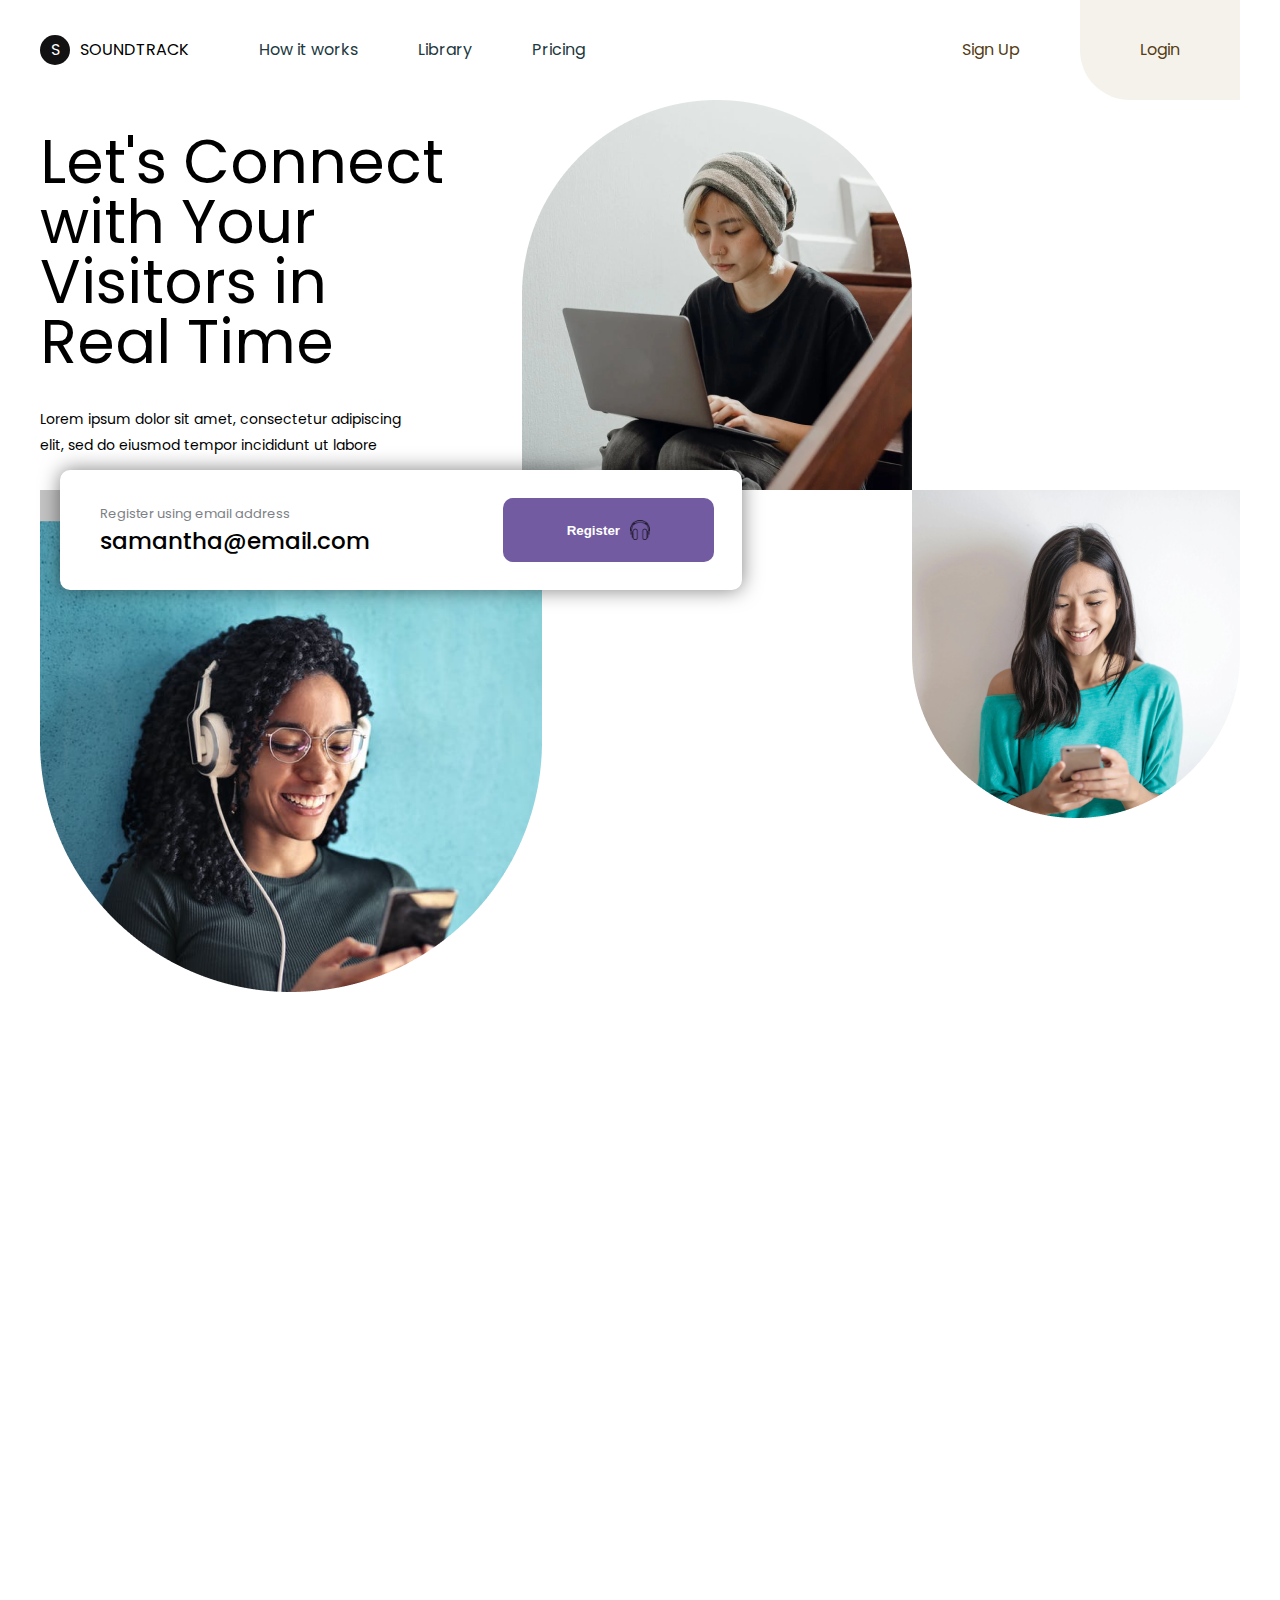
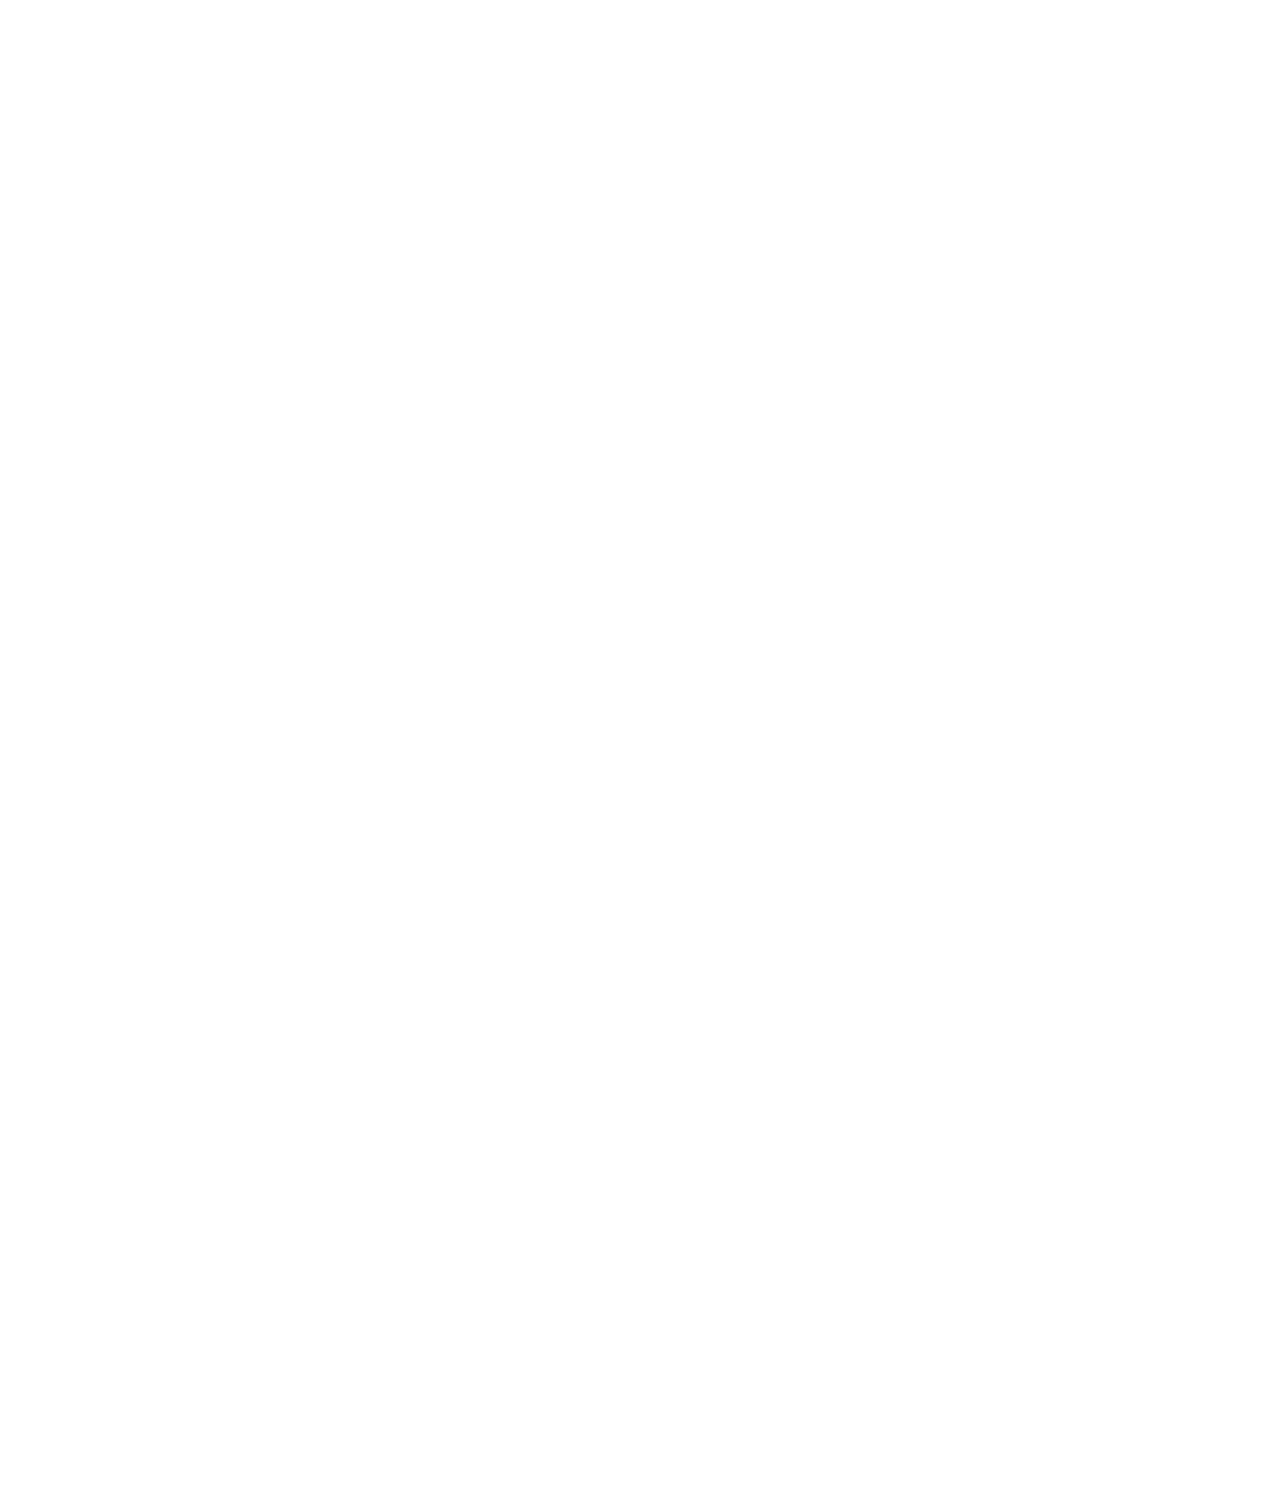
<file: index.html>
<!DOCTYPE html>
<html lang="en">

<head>
  <meta charset="UTF-8">
  <meta name="viewport" content="width=device-width, initial-scale=1.0">
  <link rel="preconnect" href="https://fonts.googleapis.com">
  <link rel="preconnect" href="https://fonts.gstatic.com" crossorigin>
  <link href="https://fonts.googleapis.com/css2?family=Poppins:wght@400;700&display=swap" rel="stylesheet">
  <link rel="stylesheet" href="styles/reset.css">
  <link rel="stylesheet" href="styles/styles.css">
  <title>SOUNDTRACK</title>
</head>

<body>
  <!--write sthg -->
  <header class="header">
    <div class="header__container container">
      <div class="nav-list">
        <div class="logo">
          <div class="logo__img">S</div>
          <span class="logo__text">SOUNDTRACK</span>
        </div>
        <nav class="nav">
          <a class="nav__link" href="#">How it works</a>
          <a class="nav__link" href="#">Library</a>
          <a class="nav__link" href="#">Pricing</a>
        </nav>
      </div>
      <div class="hamburger">
        <input class="hamburger__checkbox" type="checkbox" id="check" hidden>
        <label for="check" class="hamburger__box">
          <div class="hamburger__line"></div>
          <div class="hamburger__line"></div>
          <div class="hamburger__line"></div>
        </label>
        <div class="hamburger__menu">
          <a class="hamburger__link" href="#">How it works</a>
          <a class="hamburger__link" href="#">Library</a>
          <a class="hamburger__link" href="#">Pricing</a>
        </div>
      </div>

      <div class="auth">
        <a class="auth__link" href="#">Sign Up</a>
        <a class="auth__link" href="#">Login</a>
      </div>
    </div>
  </header>

  <section class="connect">
    <div class="connect__container container">
      <div class="connect__content">
        <h2 class="connect__title">Let's Connect with Your Visitors in Real Time</h2>
        <p class="connect__text">Lorem ipsum dolor sit amet, consectetur adipiscing <br> elit, sed do eiusmod tempor
          incididunt ut labore
      </div>
      <div class="connect__img"></div>
      <div class="email-register">
        <div class="email-register__input">
          <div class="email-register__title">Register using email address</div>
          <div class="email-register__field">samantha@email.com</div>
        </div>
        <button class="email-register__button button">Register</button>
      </div>
    </div>
    <div class="connect__sub container">
      <div class="connect__niga"></div>
      <div class="connect__china"></div>
    </div>

  </section>
</body>

</html>
</file>
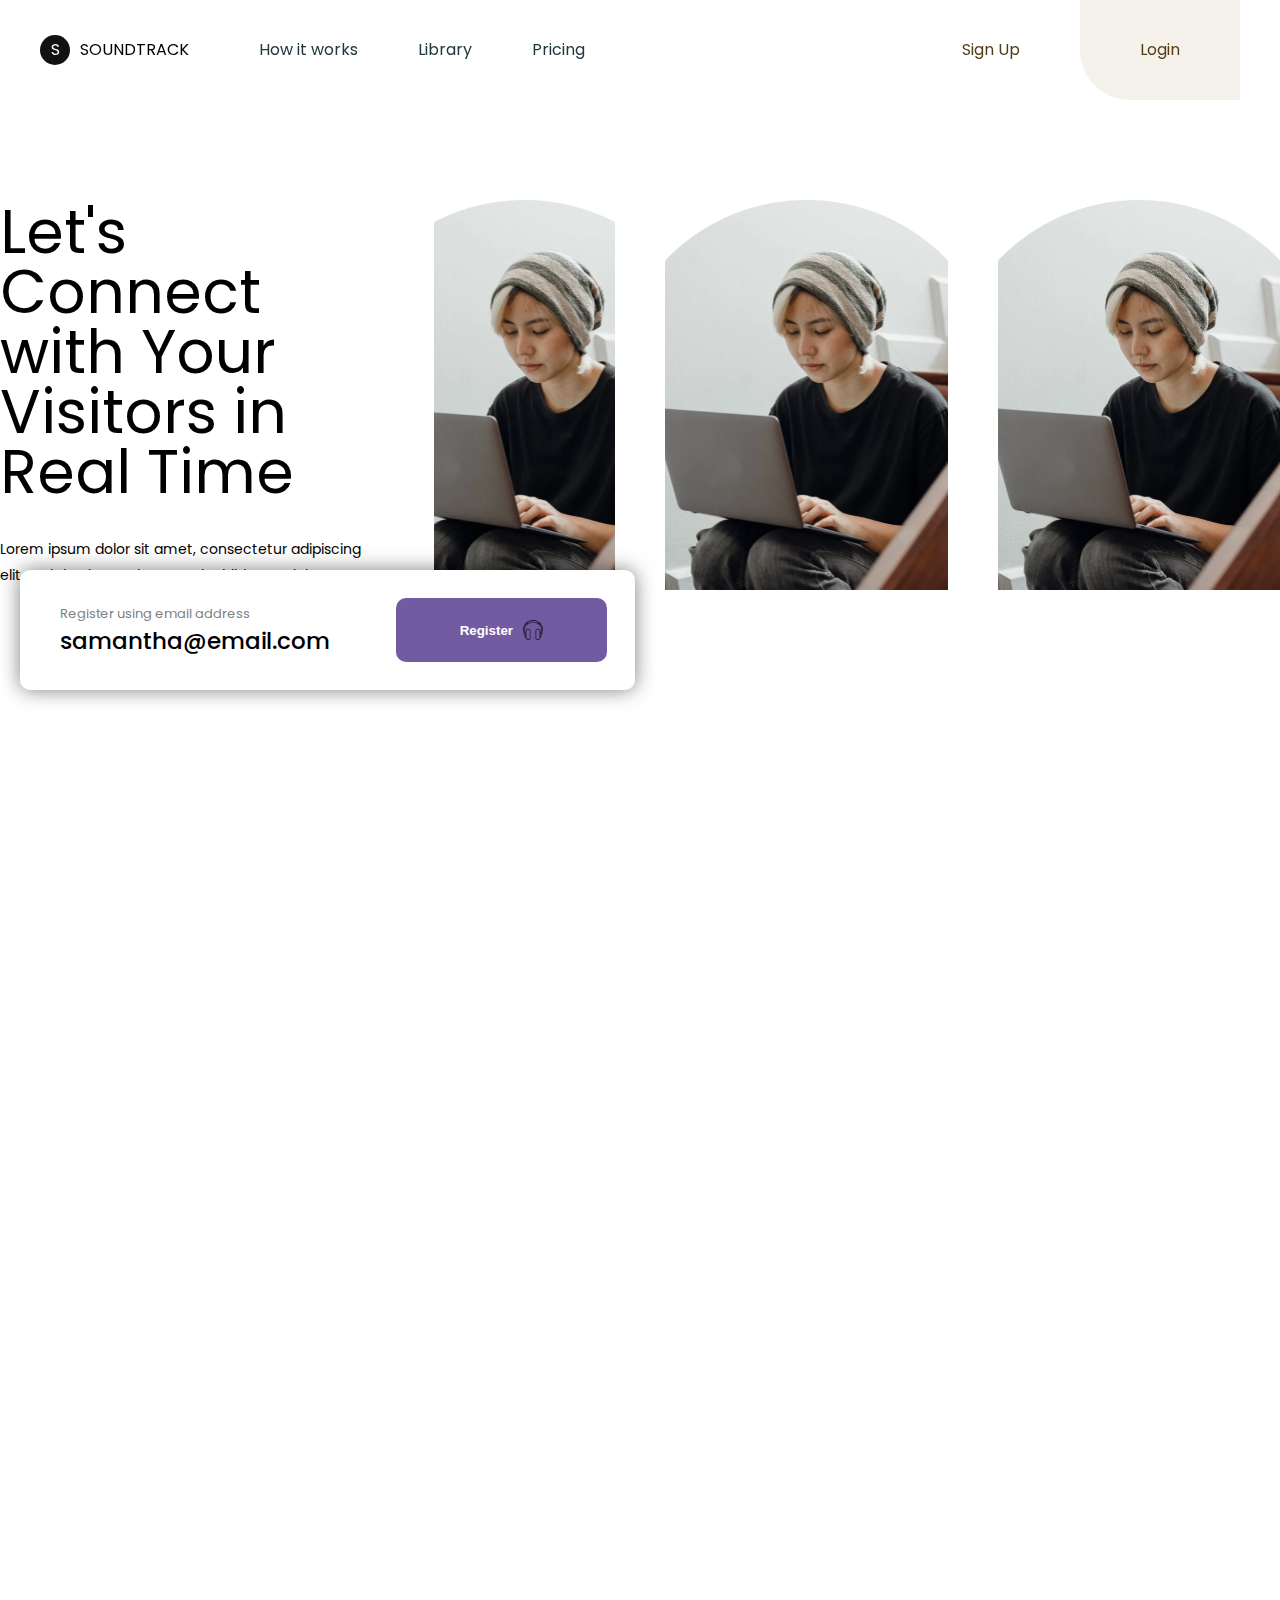
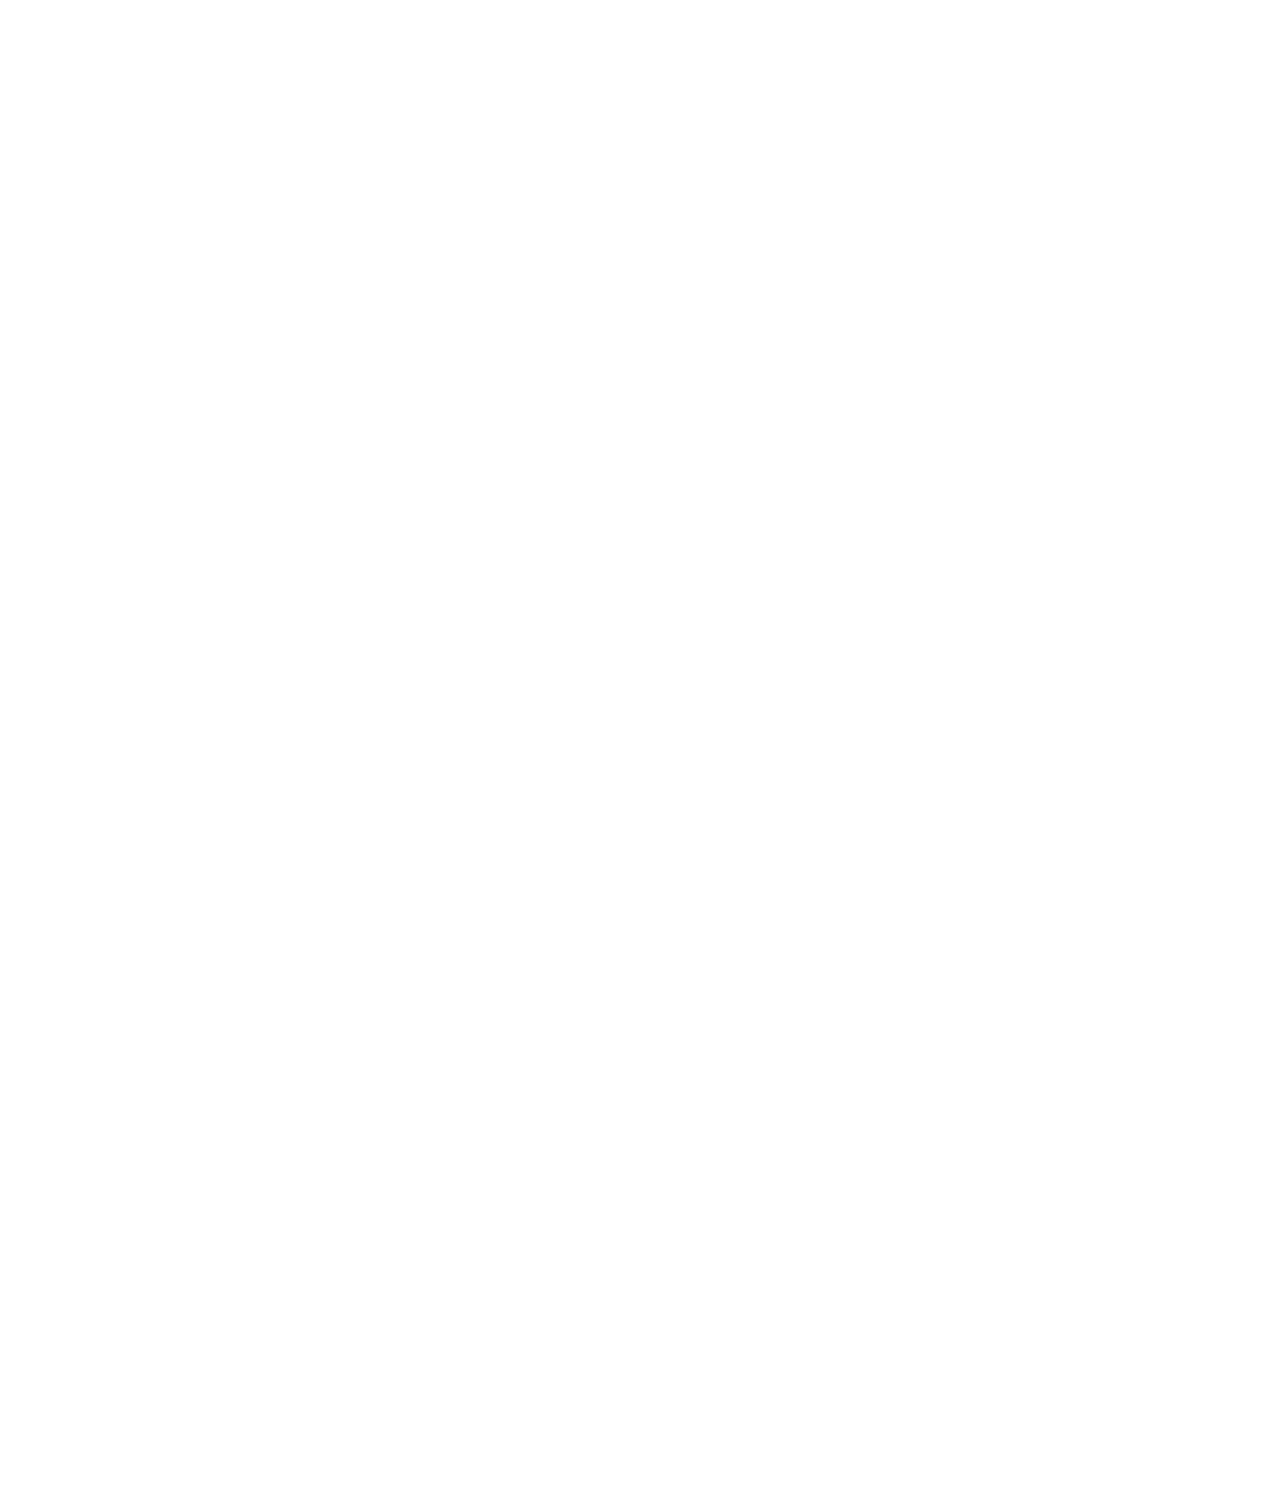
<file: soundtrack/index.html>
<!DOCTYPE html>
<html lang="en">

<head>
  <meta charset="UTF-8">
  <meta name="viewport" content="width=device-width, initial-scale=1.0">
  <link rel="preconnect" href="https://fonts.googleapis.com">
  <link rel="preconnect" href="https://fonts.gstatic.com" crossorigin>
  <link href="https://fonts.googleapis.com/css2?family=Poppins:wght@400;700&display=swap" rel="stylesheet">
  <link rel="stylesheet" href="styles/reset.css">
  <link rel="stylesheet" href="styles/styles.css">
  <title>SOUNDTRACK</title>
</head>

<body>
  <header class="header">
    <div class="header__container container">
      <div class="nav-list">
        <div class="logo">
          <div class="logo__img">S</div>
          <span class="logo__text">SOUNDTRACK</span>
        </div>
        <nav class="nav">
          <a class="nav__link" href="#">How it works</a>
          <a class="nav__link" href="#">Library</a>
          <a class="nav__link" href="#">Pricing</a>
        </nav>
      </div>
      <div class="auth">
        <a class="auth__link" href="#">Sign Up</a>
        <a class="auth__link" href="#">Login</a>
      </div>
    </div>
  </header>

  <section class="connect">
    <div class="connect__container container">
      <div class="connect__content">
        <h2 class="connect__title">Let's Connect with Your Visitors in Real Time</h2>
        <p class="connect__text">Lorem ipsum dolor sit amet, consectetur adipiscing <br> elit, sed do eiusmod tempor
          incididunt ut labore
      </div>
      <div class="connect__img"></div>
      <div class="email-register">
        <div class="email-register__input">
          <div class="email-register__title">Register using email address</div>
          <div class="email-register__field">samantha@email.com</div>
        </div>

        <button class="email-register__button button">Register</button>
      </div>
    </div>
    <div class="connect__container container">
      <div class="connect__img"></div>
      <div class="connect__img"></div>
    </div>
  </section>
</body>

</html>
</file>
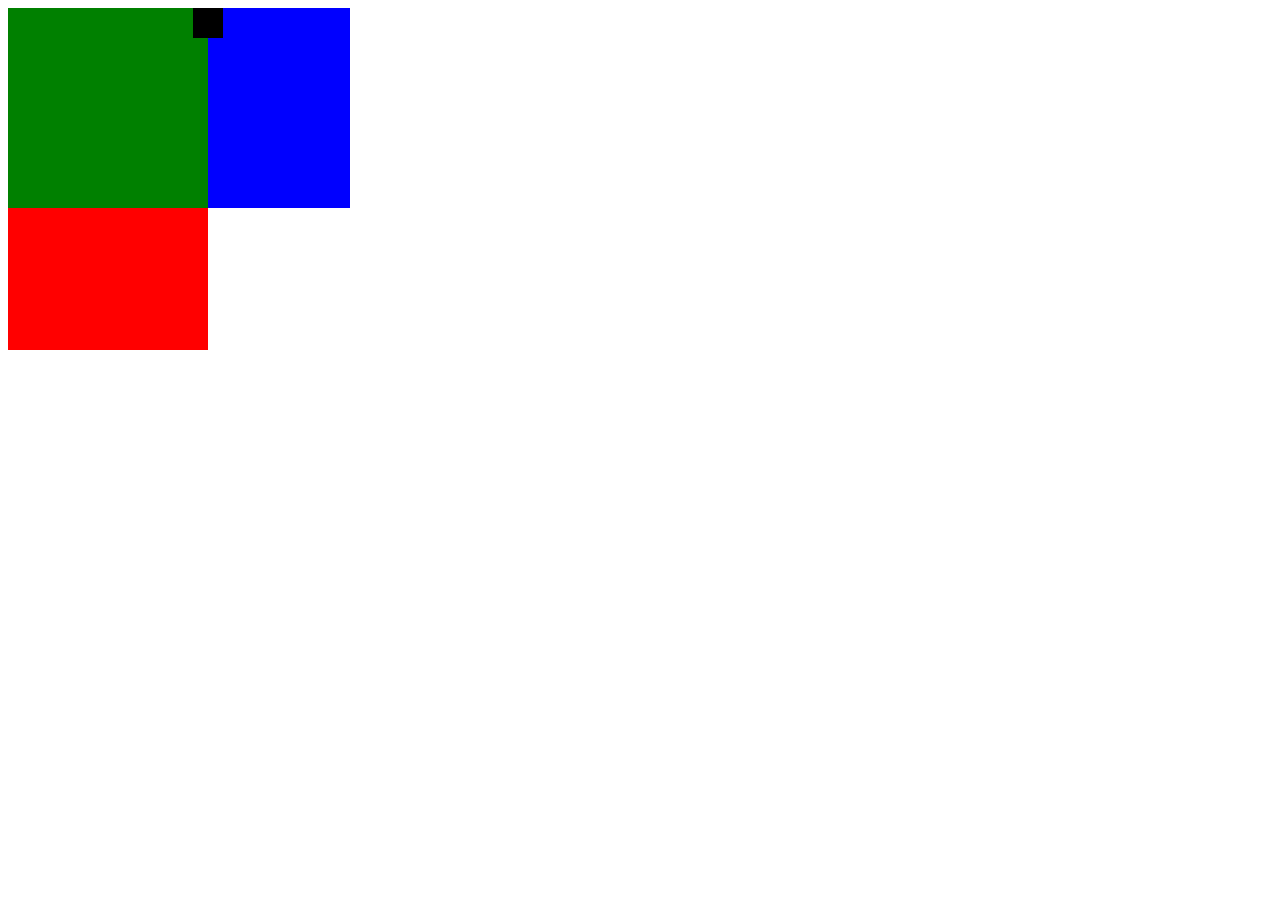
<file: position.html>
<!DOCTYPE html>
<html lang="en">
<head>
  <meta charset="UTF-8">
  <meta name="viewport" content="width=device-width, initial-scale=1.0">
  <link rel="stylesheet" href="position.css">
  <title>Document</title>
</head>
<body>
  <div class="block green">
    <div class="small-block black"></div>
  </div>
  <div class="block blue"></div>
  <div class="block red"></div>
</body>
</html>
</file>
<file: styles/styles.css>
@charset "UTF-8";
body {
  font-family: "Poppins", sans-serif;
  height: 3000px;
}

.header {
  height: 100px;
  width: 100%;
  position: fixed;
  top: 0;
  z-index: 10;
  background-color: #fff;
}

.container {
  max-width: 1200px;
  width: 100%;
  margin: 0 auto;
}

.header__container {
  height: 100%;
  display: flex;
  align-items: center;
  justify-content: space-between;
  align-items: center;
}

.nav-list {
  display: flex;
  gap: 70px;
}

.logo {
  display: flex;
  gap: 10px;
  align-items: center;
}

.logo__img {
  display: flex;
  justify-content: center;
  align-items: center;
  height: 30px;
  width: 30px;
  border-radius: 50%;
  background: #121212;
  color: #fff;
}

.nav {
  display: flex;
  align-items: center;
  gap: 60px;
}

.nav__link {
  text-decoration: none;
  color: #21383e;
}

.auth {
  display: flex;
  height: 100%;
}
.auth__link {
  display: flex;
  align-items: center;
  padding: 0 60px;
  text-decoration: none;
  color: #553c16;
}
.auth__link:last-child {
  border-bottom-left-radius: 50px;
  background-color: #f5f2ec;
}

/* ------- email --------- */
.email-register {
  display: flex;
  justify-content: space-between;
  align-items: center;
  max-width: 682px;
  width: 100%;
  position: absolute;
  background-color: #fff;
  border-radius: 10px;
  box-shadow: 0 0 20px rgba(0, 0, 0, 0.5);
  padding: 28px 28px 28px 40px;
  margin: 0 auto;
  bottom: -100px;
  left: 20px;
  z-index: 1;
}

.email-register__title {
  margin-bottom: 10px;
  color: #7d8186;
  font-size: 13px;
}

.email-register__field {
  font-weight: 500;
  font-size: 23px;
  color: #000;
}

.button {
  display: flex;
  align-items: center;
  gap: 10px;
  padding: 22px 64px;
  border-radius: 10px;
  background-color: #725ba1;
  border: none;
  outline: none;
  color: #fff;
  font-weight: 600;
  cursor: pointer;
  transition: 0.3s;
}

.button::after {
  content: "";
  background-size: cover;
  height: 20px;
  width: 20px;
  transition: 0.15s;
}

.button:hover {
  background-color: #8067b3;
}

.button:active {
  background-color: #624e8b;
  transform: scale(0.95);
  box-shadow: 0 0 10px #656464;
  /* Добавление тени при активации */
}

.button:hover::after {
  transform: translateX(3px);
}

.email-register__button::after {
  background-image: url(../images/headphone.png);
}

.connect {
  margin-top: 100px;
}
.connect__container {
  position: relative;
  display: flex;
  align-items: center;
  justify-content: space-between;
  gap: 50px;
}
.connect__content {
  max-width: 520px;
}
.connect__title {
  margin-bottom: 34px;
  font-size: 60px;
  font-weight: 400;
}
.connect__text {
  font-size: 14px;
  line-height: 26px;
}
.connect__img {
  background-image: url("../images/girl_1.png");
  background-position: center;
  background-size: cover;
  background-repeat: no-repeat;
  max-width: 390px;
  height: 390px;
  width: 100%;
  margin-right: 328px;
}
.connect__sub {
  display: flex;
  justify-content: space-between;
}
.connect__niga {
  background-image: url("../images/niga.png");
  background-position: center;
  background-size: cover;
  background-repeat: no-repeat;
  max-width: 502px;
  height: 502px;
  width: 100%;
}
.connect__china {
  background-image: url("../images/china.png");
  background-position: center;
  background-size: cover;
  background-repeat: no-repeat;
  max-width: 328px;
  height: 328px;
  width: 100%;
}

.hamburger {
  display: none;
}
.hamburger__box {
  position: relative;
  display: flex;
  flex-direction: column;
  flex-wrap: wrap;
  justify-content: space-between;
  height: 2.5rem;
  width: 2.5rem;
  cursor: pointer;
  z-index: 2;
}
.hamburger__line {
  height: 5px;
  background: black;
  border-radius: 5px;
  margin: 3px 0px;
  transform-origin: left;
  transition: all 0.5s;
}
.hamburger__menu {
  position: fixed;
  top: 0;
  left: 0;
  width: 300px;
  height: 100%;
  padding-top: 80px;
  display: flex;
  flex-direction: column;
  background-color: #fff;
  transform: translateX(-320px);
  transition: 0.3s;
  box-shadow: 0 0 10px #000;
}
.hamburger__link {
  padding: 30px 10px;
}
.hamburger__link:hover {
  background-color: #e8e7e7;
}
.hamburger__checkbox:checked ~ .hamburger__box .hamburger__line {
  background-color: red;
}
.hamburger__checkbox:checked ~ .hamburger__box .hamburger__line:first-child {
  transform: rotate(45deg);
}
.hamburger__checkbox:checked ~ .hamburger__box .hamburger__line:nth-child(2) {
  opacity: 0;
}
.hamburger__checkbox:checked ~ .hamburger__box .hamburger__line:last-child {
  transform: rotate(-45deg);
}
.hamburger__checkbox:checked ~ .hamburger__menu {
  transform: translateX(0);
}

@media screen and (max-width: 1200px) {
  .header__container {
    padding-left: 8px;
  }
  .connect__container {
    padding: 0 8px;
  }
}
@media screen and (max-width: 1024px) {
  .logo__text {
    display: none;
  }
  .nav {
    gap: 10px;
  }
  .nav-list {
    gap: 20px;
  }
  .auth__link {
    padding: 0 20px;
  }
}
@media screen and (max-width: 768px) {
  .connect__title {
    font-size: 40px;
  }
  .connect__container {
    gap: 15px;
  }
  .connect__img {
    display: none;
  }
  .email-register {
    bottom: -140px;
  }
  .hamburger {
    display: block;
  }
  .nav-list {
    display: none;
  }
}/*# sourceMappingURL=styles.css.map */
</file>
<file: soundtrack/styles/styles.css>
@charset "UTF-8";
body {
  font-family: "Poppins", sans-serif;
  height: 3000px;
}

.header {
  height: 100px;
  width: 100%;
  position: fixed;
  top: 0;
  z-index: 10;
}

.container {
  max-width: 1200px;
  width: 100%;
  margin: 0 auto;
}

.header__container {
  height: 100%;
  display: flex;
  align-items: center;
  justify-content: space-between;
  align-items: center;
}

.nav-list {
  display: flex;
  gap: 70px;
}

.logo {
  display: flex;
  gap: 10px;
  align-items: center;
}

.logo__img {
  display: flex;
  justify-content: center;
  align-items: center;
  height: 30px;
  width: 30px;
  border-radius: 50%;
  background: #121212;
  color: #fff;
}

.nav {
  display: flex;
  align-items: center;
  gap: 60px;
}

.nav__link {
  text-decoration: none;
  color: #21383e;
}

.auth {
  display: flex;
  height: 100%;
}
.auth__link {
  display: flex;
  align-items: center;
  padding: 0 60px;
  text-decoration: none;
  color: #553c16;
}
.auth__link:last-child {
  border-bottom-left-radius: 50px;
  background-color: #f5f2ec;
}

/* ------- email --------- */
.email-register {
  display: flex;
  justify-content: space-between;
  align-items: center;
  max-width: 682px;
  width: 100%;
  position: absolute;
  background-color: #fff;
  border-radius: 10px;
  box-shadow: 0 0 20px rgba(0, 0, 0, 0.5);
  padding: 28px 28px 28px 40px;
  margin: 0 auto;
  bottom: -100px;
  left: 20px;
}

.email-register__title {
  margin-bottom: 10px;
  color: #7d8186;
  font-size: 13px;
}

.email-register__field {
  font-weight: 500;
  font-size: 23px;
  color: #000;
}

.button {
  display: flex;
  align-items: center;
  gap: 10px;
  padding: 22px 64px;
  border-radius: 10px;
  background-color: #725ba1;
  border: none;
  outline: none;
  color: #fff;
  font-weight: 600;
  cursor: pointer;
  transition: 0.3s;
}

.button::after {
  content: "";
  background-size: cover;
  height: 20px;
  width: 20px;
  transition: 0.15s;
}

.button:hover {
  background-color: #8067b3;
}

.button:active {
  background-color: #624e8b;
  transform: scale(0.95);
  box-shadow: 0 0 10px #656464; /* Добавление тени при активации */
}

.button:hover::after {
  transform: translateX(3px);
}

.email-register__button::after {
  background-image: url(../images/headphone.png);
}

.connect {
  display: flex;
  align-items: center;
  gap: 50px;
  margin-top: 100px;
}
.connect__container {
  display: flex;
  align-items: center;
  gap: 50px;
  position: relative;
  margin-top: 100px;
}
.connect__content {
  max-width: 520px;
}
.connect__title {
  font-size: 60px;
  font-weight: 400;
  margin-bottom: 34px;
}
.connect__text {
  font-size: 14px;
  line-height: 26px;
}
.connect__img {
  background-image: url(../images/girl_1.png);
  background-position: center;
  background-size: cover;
  background-repeat: no-repeat;
  max-width: 390px;
  height: 390px;
  width: 100%;
}

@media screen and (max-width: 1200px) {
  .header__container {
    padding-left: 8px;
  }
  .connect__container {
    padding: 0 8px;
  }
}
@media screen and (max-width: 1024px) {
  .logo__text {
    display: none;
  }
  .nav {
    gap: 10px;
  }
  .nav-list {
    gap: 20px;
  }
  .auth__link {
    padding: 0 20px;
  }
}
@media screen and (max-width: 768px) {
  .connect__title {
    font-size: 40px;
  }
  .connect__container {
    gap: 15px;
  }
  .connect__img {
    height: 315px;
  }
  .email-register {
    bottom: -140px;
  }
}/*# sourceMappingURL=styles.css.map */
</file>
<file: position.css>
.block {
  width: 200px;
  height: 200px;
}

.small-block {
  width: 30px;
  height: 30px;
}

.green {
  background-color: green;
  position: absolute;
  z-index: 1000;
}

.blue {
  background-color: blue;
  position: absolute;
  left: 150px;
  z-index: 3;
}

.red {
  background-color: red;
  position: absolute;
  top: 150px;
  z-index: 4;
}

.black {
  background: #000;
  position: absolute;
  right: -15px;
  z-index: 2;
}
</file>
